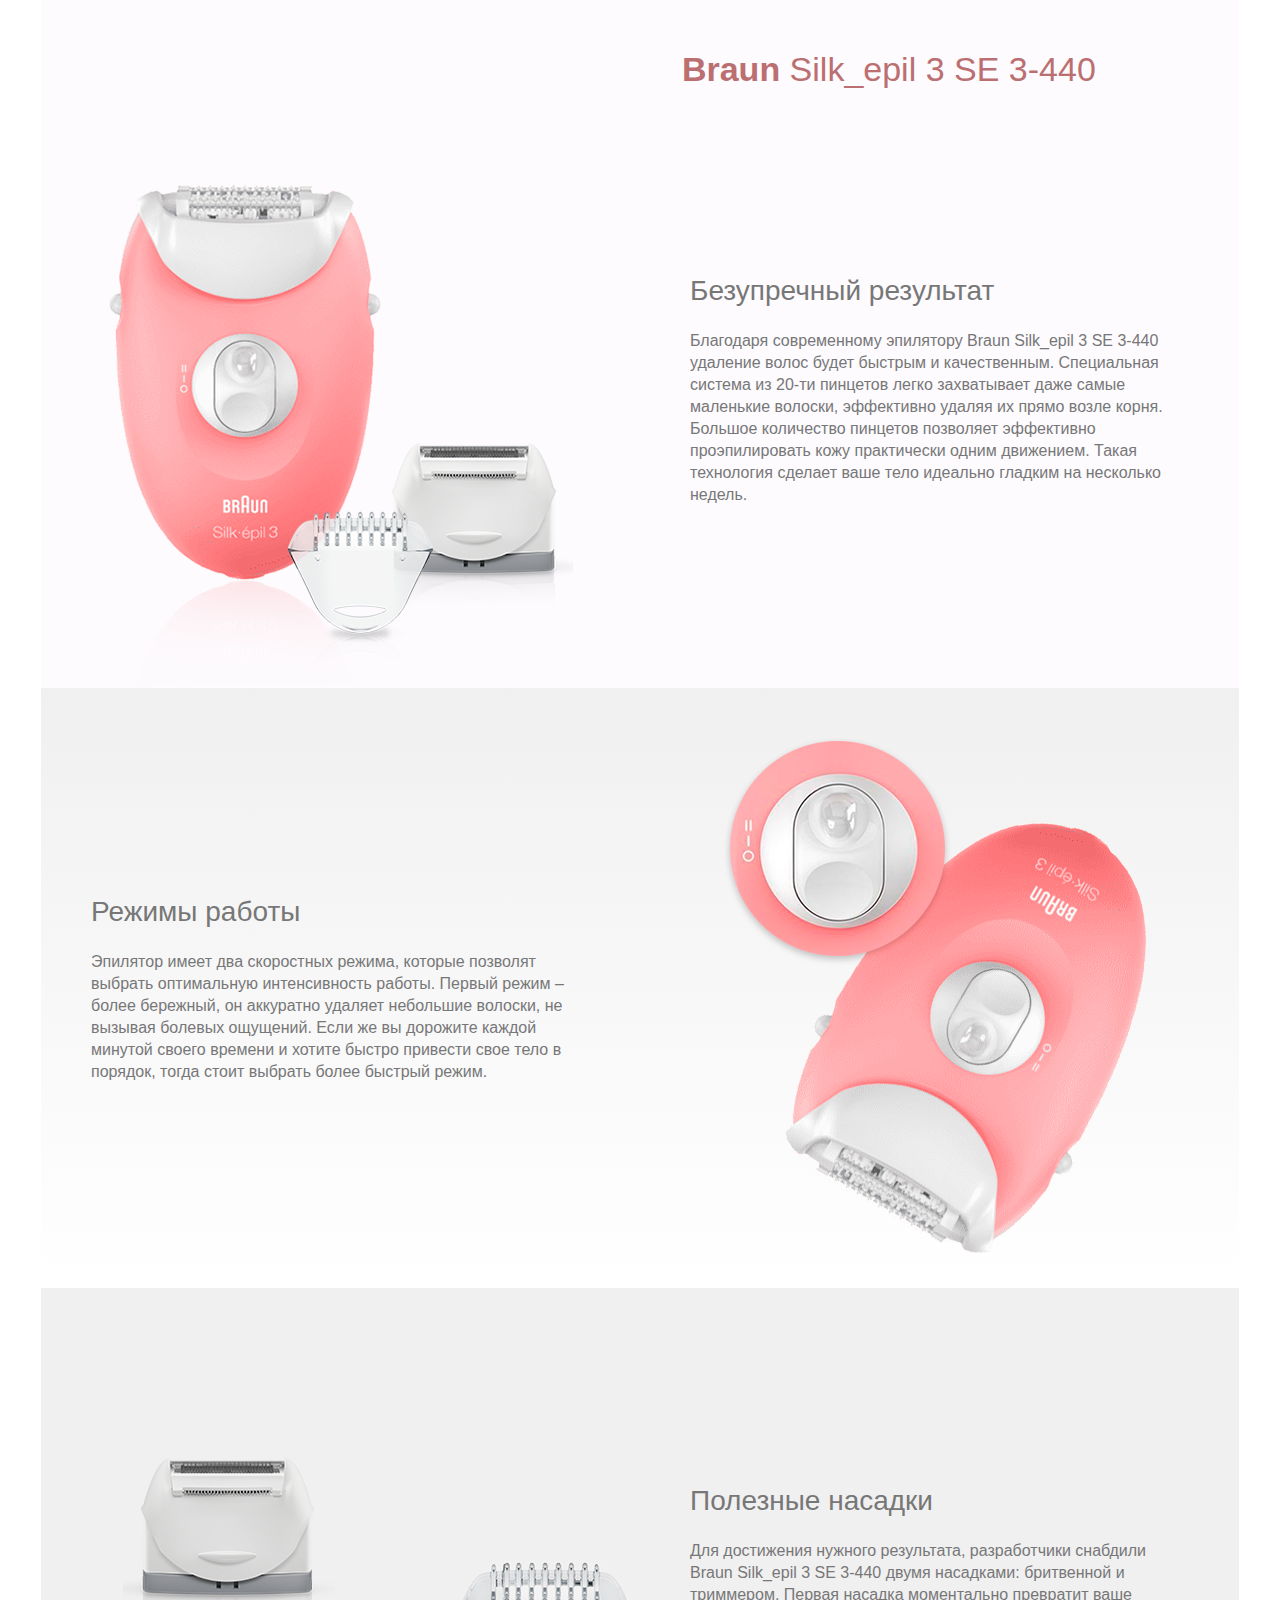
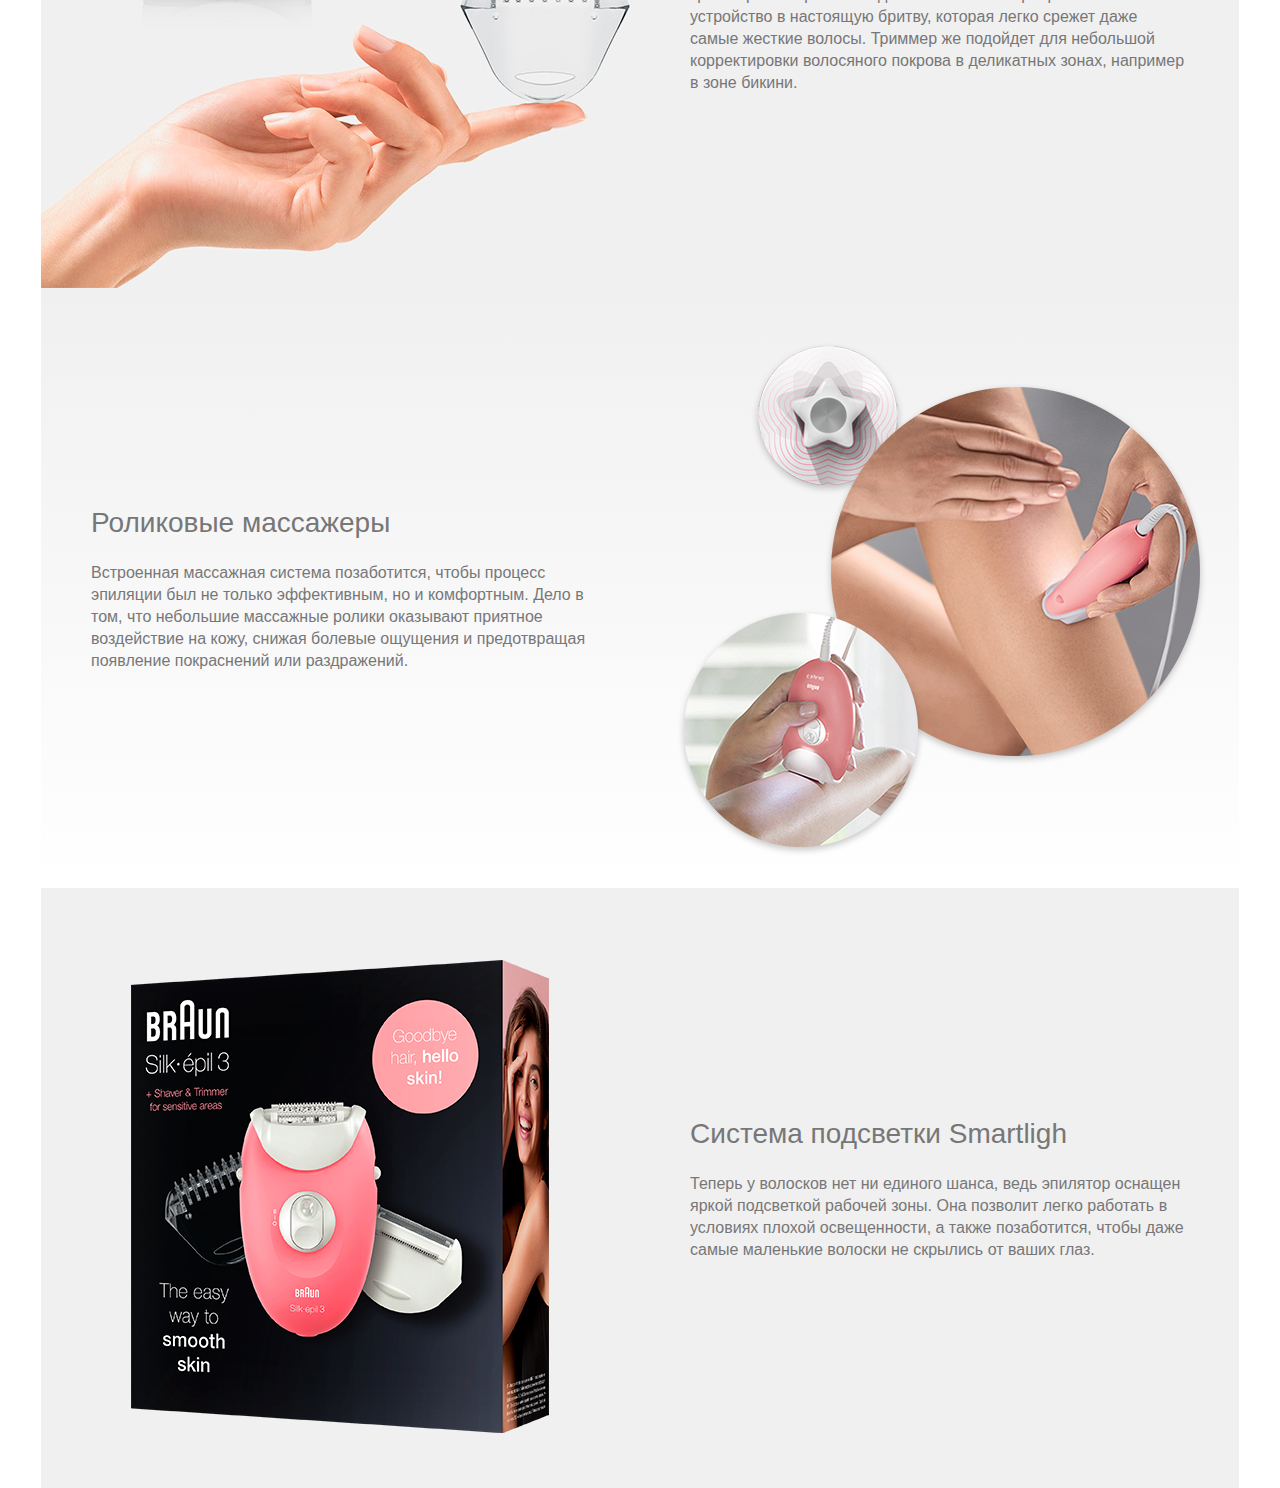
<file: index.html>
<!DOCTYPE html>
<html>
<head>
	<meta charset="utf-8">
	<meta name="viewport" content="width=device-width, initial-scale=1.0">
		<title>Braun Silk_epil 3 SE 3-440</title>
	<link rel="stylesheet" href="styles/main.css">
</head>
<body class="flex">
<div class="l-container">
<div class="l-section l-section-reverse color-background-first">
		<div class="l-half"></div>
		<div class="l-half">
			<h3 class="l-main-title text-left bold-p">
						<span>Braun</span> Silk_epil 3 SE 3-440</h3>
		</div>
</div>
<div class="l-section l-section-reverse color-background-first">
		<div class="l-half l-center">
			 <img class="l-img l-img-witdh-fifty" src="./icons/1.png" alt="">
		</div>
		<div class="l-half">
			<div class="l-description">
						<h3 class="l-title text-left title-color-gray">Безупречный результат</h3>
						<p class="l-paragraph l-paragraph-left paragraph-color-gray">Благодаря современному эпилятору Braun Silk_epil 3 SE 3-440 удаление волос будет быстрым и качественным. Специальная система из 20-ти пинцетов легко захватывает даже самые маленькие волоски, эффективно удаляя их прямо возле корня. Большое количество пинцетов позволяет эффективно проэпилировать кожу практически одним движением. Такая технология сделает ваше тело идеально гладким на несколько недель.</p>
			</div>
		</div>
</div>
			<div class="l-section l-column color-background-grad">
	<div class="l-half">
		<div class="l-description">
						<h3 class="l-title text-left title-color-gray">Режимы работы</h3>
						<p class="l-paragraph l-paragraph-left paragraph-color-gray">Эпилятор имеет два скоростных режима, которые позволят выбрать оптимальную интенсивность работы. Первый режим – более бережный, он аккуратно удаляет небольшие волоски, не вызывая болевых ощущений. Если же вы дорожите каждой минутой своего времени и хотите быстро привести свое тело в порядок, тогда стоит выбрать более быстрый режим.</p>
		</div>
	</div>
	<div class="l-half l-center">
		   <img class="l-img l-img-witdh-fifty" src="./icons/2.png" alt="">
	</div>
</div>
<div class="l-section l-section-reverse color-background-second">
	<div class="l-half l-center">
		  <img class="l-img l-img-witdh-fifty" src="./icons/3.png" alt="">
	</div>
	<div class="l-half">
		  <div class="l-description">
						<h3 class="l-title text-left title-color-gray">Полезные насадки</h3>
						<p class="l-paragraph l-paragraph-left paragraph-color-gray">Для достижения нужного результата, разработчики снабдили Braun Silk_epil 3 SE 3-440 двумя насадками: бритвенной и триммером. Первая насадка моментально превратит ваше устройство в настоящую бритву, которая легко срежет даже самые жесткие волосы. Триммер же подойдет для небольшой корректировки волосяного покрова в деликатных зонах, например в зоне бикини.</p>
		 </div>
	</div>
</div>
			<div class="l-section l-column color-background-grad">
	<div class="l-half">
		<div class="l-description">
						<h3 class="l-title text-left title-color-gray">Роликовые массажеры</h3>
						<p class="l-paragraph l-paragraph-left paragraph-color-gray">Встроенная массажная система позаботится, чтобы процесс эпиляции был не только эффективным, но и комфортным. Дело в том, что небольшие массажные ролики оказывают приятное воздействие на кожу, снижая болевые ощущения и предотвращая появление покраснений или раздражений.</p>
		</div>
	</div>
	<div class="l-half l-center">
		 <img class="l-img l-img-witdh-fifty" src="./icons/4.png" alt="">
	</div>
</div>
			<div class="l-section l-section-reverse color-background-second">
	<div class="l-half l-center">
		  <img class="l-img l-img-witdh-fifty" src="./icons/5.png" alt="">
	</div>
	<div class="l-half">
		  <div class="l-description">
						<h3 class="l-title text-left title-color-gray">Система подсветки Smartligh</h3>
						<p class="l-paragraph l-paragraph-left paragraph-color-gray">Теперь у волосков нет ни единого шанса, ведь эпилятор оснащен яркой подсветкой рабочей зоны. Она позволит легко работать в условиях плохой освещенности, а также позаботится, чтобы даже самые маленькие волоски не скрылись от ваших глаз.</p>
		 </div>
	</div>
</div>
</div>
</body>
</html>
</file>
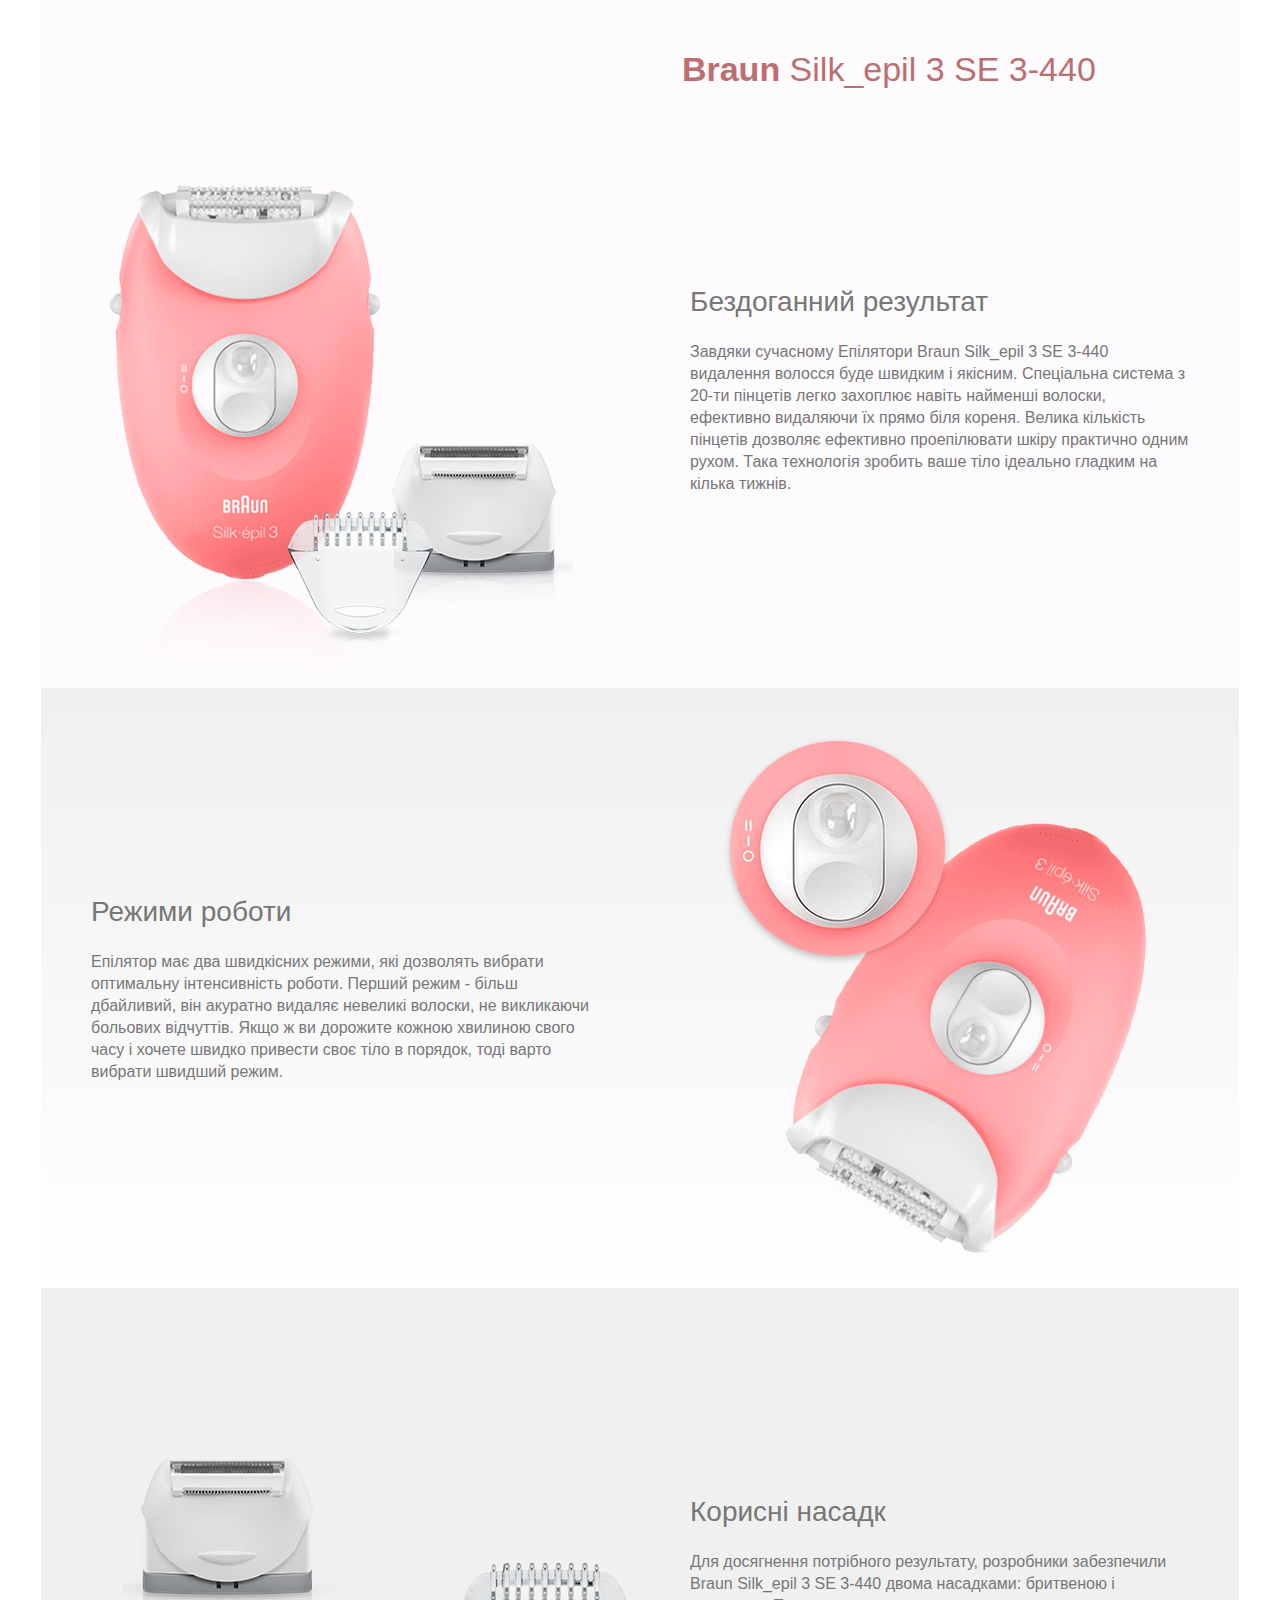
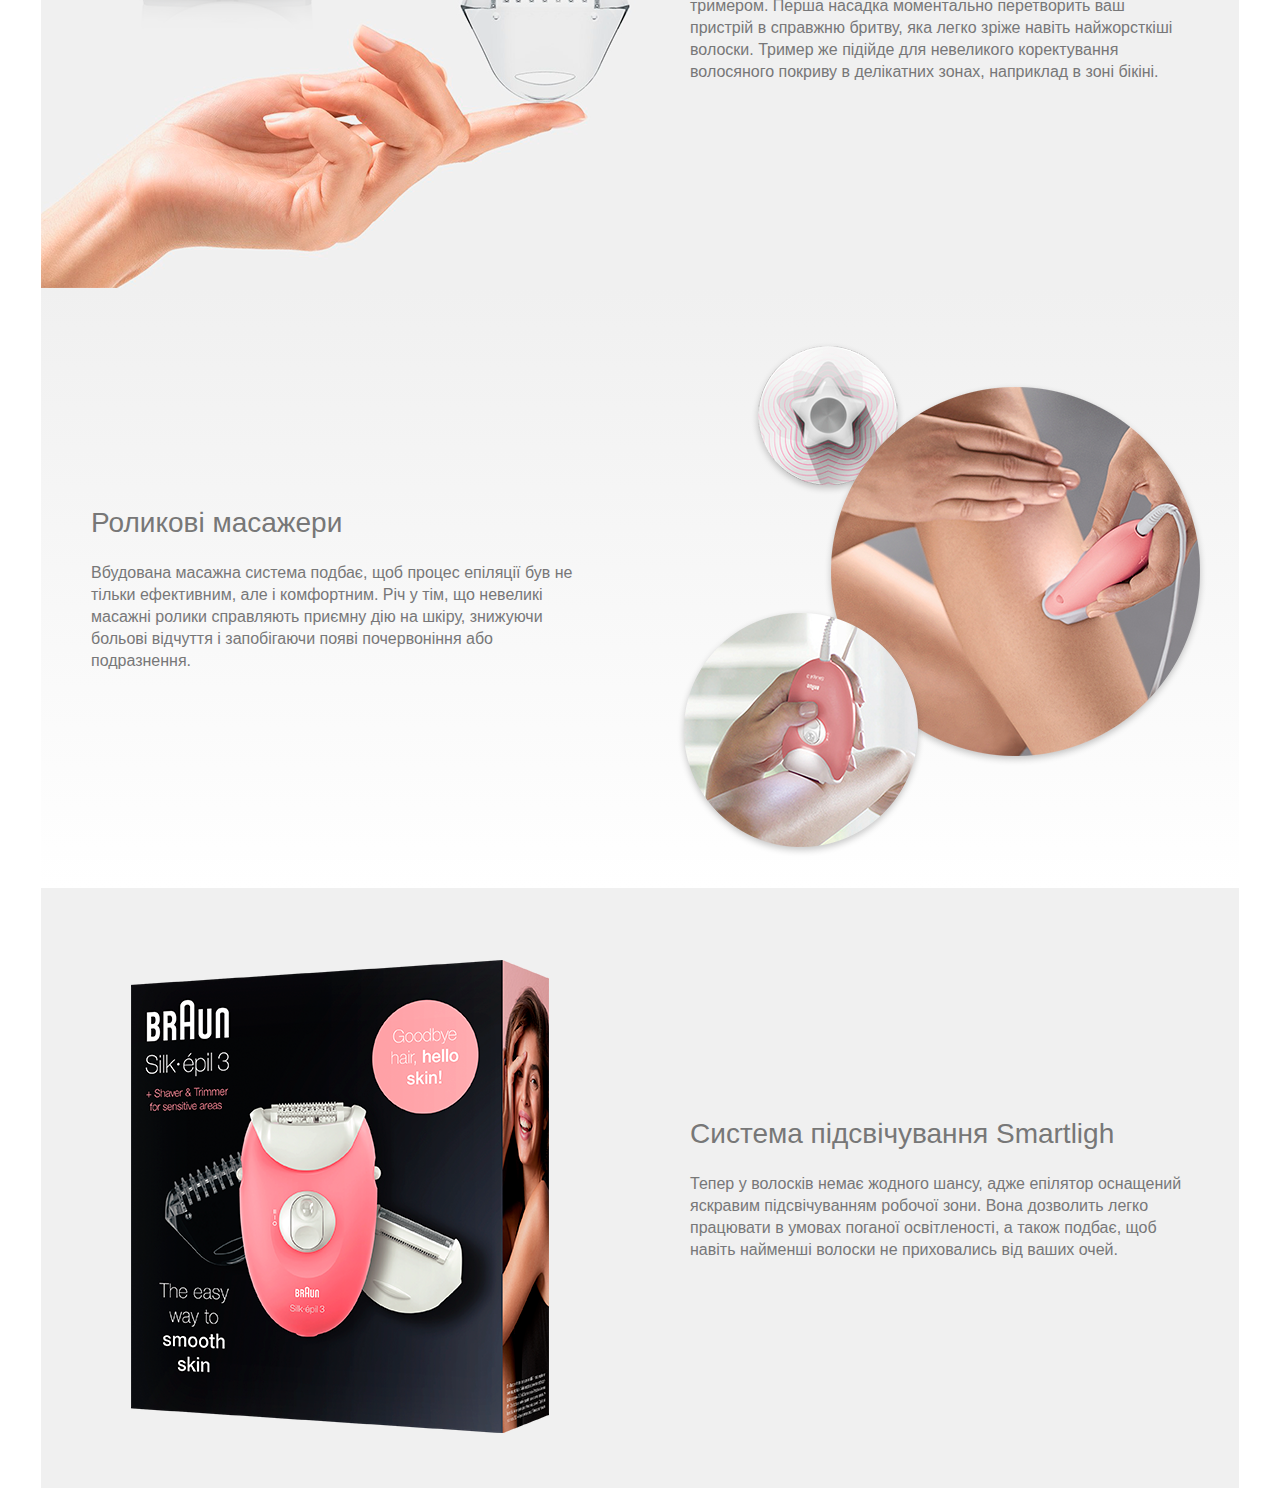
<file: indexUA.html>
<!DOCTYPE html>
<html>
<head>
	<meta charset="utf-8">
	<meta name="viewport" content="width=device-width, initial-scale=1.0">
		<title>Braun Silk_epil 3 SE 3-440</title>
	<link rel="stylesheet" href="styles/main.css">
</head>
<body class="flex">
<div class="l-container">
<div class="l-section l-section-reverse color-background-first">
		<div class="l-half"></div>
		<div class="l-half">
			<h3 class="l-main-title text-left bold-p">
						<span>Braun</span> Silk_epil 3 SE 3-440</h3>
		</div>
</div>
<div class="l-section l-section-reverse color-background-first">
		<div class="l-half l-center">
			 <img class="l-img l-img-witdh-fifty" src="./icons/1.png" alt="">
		</div>
		<div class="l-half">
			<div class="l-description">
						<h3 class="l-title text-left title-color-gray">Бездоганний результат</h3>
						<p class="l-paragraph l-paragraph-left paragraph-color-gray">Завдяки сучасному Епілятори Braun Silk_epil 3 SE 3-440 видалення волосся буде швидким і якісним. Спеціальна система з 20-ти пінцетів легко захоплює навіть найменші волоски, ефективно видаляючи їх прямо біля кореня. Велика кількість пінцетів дозволяє ефективно проепілювати шкіру практично одним рухом. Така технологія зробить ваше тіло ідеально гладким на кілька тижнів.</p>
			</div>
		</div>
</div>
			<div class="l-section l-column color-background-grad">
	<div class="l-half">
		<div class="l-description">
						<h3 class="l-title text-left title-color-gray">Режими роботи</h3>
						<p class="l-paragraph l-paragraph-left paragraph-color-gray">Епілятор має два швидкісних режими, які дозволять вибрати оптимальну інтенсивність роботи. Перший режим - більш дбайливий, він акуратно видаляє невеликі волоски, не викликаючи больових відчуттів. Якщо ж ви дорожите кожною хвилиною свого часу і хочете швидко привести своє тіло в порядок, тоді варто вибрати швидший режим.</p>
		</div>
	</div>
	<div class="l-half l-center">
		   <img class="l-img l-img-witdh-fifty" src="./icons/2.png" alt="">
	</div>
</div>
<div class="l-section l-section-reverse color-background-second">
	<div class="l-half l-center">
		  <img class="l-img l-img-witdh-fifty" src="./icons/3.png" alt="">
	</div>
	<div class="l-half">
		  <div class="l-description">
						<h3 class="l-title text-left title-color-gray">Корисні насадк</h3>
						<p class="l-paragraph l-paragraph-left paragraph-color-gray">Для досягнення потрібного результату, розробники забезпечили Braun Silk_epil 3 SE 3-440 двома насадками: бритвеною і тримером. Перша насадка моментально перетворить ваш пристрій в справжню бритву, яка легко зріже навіть найжорсткіші волоски. Тример же підійде для невеликого коректування волосяного покриву в делікатних зонах, наприклад в зоні бікіні.</p>
		 </div>
	</div>
</div>
			<div class="l-section l-column color-background-grad">
	<div class="l-half">
		<div class="l-description">
						<h3 class="l-title text-left title-color-gray">Роликові масажери</h3>
						<p class="l-paragraph l-paragraph-left paragraph-color-gray">Вбудована масажна система подбає, щоб процес епіляції був не тільки ефективним, але і комфортним. Річ у тім, що невеликі масажні ролики справляють приємну дію на шкіру, знижуючи больові відчуття і запобігаючи появі почервоніння або подразнення.</p>
		</div>
	</div>
	<div class="l-half l-center">
		 <img class="l-img l-img-witdh-fifty" src="./icons/4.png" alt="">
	</div>
</div>
			<div class="l-section l-section-reverse color-background-second">
	<div class="l-half l-center">
		  <img class="l-img l-img-witdh-fifty" src="./icons/5.png" alt="">
	</div>
	<div class="l-half">
		  <div class="l-description">
						<h3 class="l-title text-left title-color-gray">Система підсвічування Smartligh</h3>
						<p class="l-paragraph l-paragraph-left paragraph-color-gray">Тепер у волосків немає жодного шансу, адже епілятор оснащений яскравим підсвічуванням робочої зони. Вона дозволить легко працювати в умовах поганої освітленості, а також подбає, щоб навіть найменші волоски не приховались від ваших очей.</p>
		 </div>
	</div>
</div>
</div>
</body>
</html>
</file>
<file: styles/main.css>
body {
  font-family: Arial, Helvetica, sans-serif;
  margin: 0;
}

.tab .content.description-content {
  padding-right: 0px !important;
}

.tab .content {
  padding: 0px !important;
}

.l-container {
  max-width: 1198px;
  background-color: #fff;
  overflow: hidden;
}

.l-section {
  width: 100%;
  display: flex;
}
@media screen and (max-width: 768px) {
  .l-section {
    max-height: none;
    height: auto;
  }
}

.l-color-background-one {
  background-color: #020002;
}

.l-color-background-two {
  background-color: #000;
}

.l-color-background-three {
  background-color: #ffc4c0;
}

.l-color-background-four {
  background-color: #020202;
}

.l-color-background-five {
  background-color: #ebebeb;
}

.l-color-background-six {
  background: linear-gradient(180deg, #f1fbfd 25%, white 44%);
}

.l-color-background-seven {
  background-color: #f1fbfd;
}

.l-color-background-eight {
  background-color: #dde8fb;
}

.l-color-background-ten {
  background-color: #523a1e;
}

.main-color-custom {
  color: #ffdd11;
}

.l-half {
  width: 50%;
}
@media screen and (max-width: 768px) {
  .l-half {
    width: 100%;
    height: 50%;
  }
}

.logo-title-wrapper {
  display: flex;
  align-items: center;
  padding-top: 8.35%;
  padding-left: 8.35%;
}
@media screen and (max-width: 768px) {
  .logo-title-wrapper {
    justify-content: center;
    padding-left: 8.35%;
    padding-right: 8.35%;
  }
}
@media screen and (max-width: 480px) {
  .logo-title-wrapper {
    flex-direction: column;
  }
}

.l-logo {
  margin-right: 30px;
}

.l-main-title {
  font-size: 34px !important;
  font-weight: bold;
  padding: 0;
  margin: 0;
  flex: 1;
}
@media screen and (max-width: 768px) {
  .l-main-title {
    text-align: center;
    padding-bottom: 2.61%;
    padding-top: 2.61%;
    flex: 1;
  }
}
@media screen and (max-width: 480px) {
  .l-main-title {
    flex: 0;
    font-size: 28px !important;
  }
}

.l-main-title-color {
  color: #fff !important;
}

.l-description {
  box-sizing: border-box;
  display: flex;
  align-items: center;
  justify-content: center;
  flex-direction: column;
  padding: 0 8.35%;
  height: 100%;
}
@media screen and (max-width: 768px) {
  .l-description {
    text-align: center;
  }
}

.ul-center {
  text-align: left;
  list-style: disc;
  color: #000;
  padding: 0;
  padding-left: 17px;
  font-size: 16px !important;
}
@media screen and (max-width: 768px) {
  .ul-center {
    list-style: none;
    text-align: center;
    font-size: 14px !important;
  }
}

.li-margin {
  margin-bottom: 4px;
}
.li-margin:last-child {
  margin-bottom: 0;
}

.l-description-color {
  color: #fff;
}

.l-description-intro {
  height: 75%;
}

.l-title {
  font-size: 28px !important;
  padding: 0 !important;
  margin: 0;
  margin-bottom: 4.01% !important;
  font-weight: normal;
  line-height: 38px;
  color: #000 !important;
  width: 100%;
  text-align: start;
}
@media screen and (max-width: 768px) {
  .l-title {
    margin-top: 20px !important;
    text-align: center;
  }
}
@media screen and (max-width: 480px) {
  .l-title {
    font-size: 24px !important;
  }
}

.l-title-h4 {
  font-size: 22px !important;
}

.l-title-color {
  color: #fff !important;
}

.l-title-gradient {
  text-transform: uppercase;
  background: linear-gradient(-225deg, #da0f23 20%, #56439d 41%, #2656ca 143%, #2656ca);
  background: linear-gradient(-250deg, #da0f23 37%, #56439d 75%, #eabafd 245%, #2656ca);
  -webkit-background-clip: text;
          background-clip: text;
  -webkit-text-fill-color: transparent;
}

.l-paragraph {
  font-size: 16px;
  line-height: 22px;
  padding: 0;
  margin: 0;
  color: #000 !important;
}
@media screen and (max-width: 768px) {
  .l-paragraph {
    margin-bottom: 30px;
  }
}
@media screen and (max-width: 480px) {
  .l-paragraph {
    font-size: 14px;
  }
}

.l-paragraph-color {
  color: #fff !important;
}

.l-img {
  max-width: 100%;
  object-fit: cover;
}

.l-img-padding {
  box-sizing: border-box;
  padding-bottom: 30px;
  padding-top: 30px;
}
@media screen and (max-width: 768px) {
  .l-img-padding {
    padding-top: 0;
  }
}

.l-img-padding2 {
  box-sizing: border-box;
  padding-bottom: 30px;
  padding-top: 30px;
}

.l-img-pb {
  box-sizing: border-box;
  padding-bottom: 30px;
}

.l-img-pt {
  box-sizing: border-box;
  padding-top: 30px;
}
@media screen and (max-width: 768px) {
  .l-img-pt {
    padding-top: 0;
  }
}

@media screen and (max-width: 768px) {
  .l-img-witdh-fifty {
    width: 55%;
  }
}

@media screen and (max-width: 768px) {
  .l-img-witdh-fifty2 {
    width: 80%;
  }
}

@media screen and (max-width: 768px) {
  .l-img-witdh-ohf {
    max-width: none;
    width: 130%;
  }
}

@media screen and (max-width: 768px) {
  .l-img-custom {
    margin-right: -22.1%;
  }
}
@media screen and (max-width: 480px) {
  .l-img-custom {
    margin-right: 0;
  }
}

.l-img-witdh {
  width: 50%;
}

.l-img-wrapper {
  display: flex;
  flex-wrap: wrap;
  margin-bottom: 8.35%;
}

.l-center {
  display: flex;
  align-items: center;
  justify-content: center;
}
@media screen and (max-width: 768px) {
  .l-center img {
    height: auto;
  }
}

.text-center {
  text-align: center;
}

.l-title-center {
  text-align: center;
  margin-top: 2.01% !important;
  margin-bottom: 2.01% !important;
}

.l-paragraph-center {
  text-align: center;
  padding: 0 8.35%;
  margin-bottom: 2.01%;
}

.l-flex {
  display: flex;
  flex-direction: column;
}

.l-relative {
  position: relative;
}

@media screen and (max-width: 768px) {
  .l-section-reverse {
    flex-direction: column-reverse;
  }
}

@media screen and (max-width: 768px) {
  .l-column {
    display: flex;
    flex-direction: column;
  }
}

.flex {
  display: flex;
  justify-content: center;
  background-color: #fff;
}

.color-background-first {
  background-color: #FDFBFE;
}

.color-background-grad {
  background: linear-gradient(180deg, #F0F0F0 0%, rgba(255, 255, 255, 0) 100%);
}

.color-background-second {
  background-color: #F0F0F0;
}

.l-main-title > span {
  font-weight: bold;
}

.bold-p {
  font-weight: normal;
  padding-top: 50px;
  color: #BB6F71;
  padding-left: 7%;
}
@media screen and (max-width: 768px) {
  .bold-p {
    padding-left: 0px;
  }
}
@media screen and (max-width: 480px) {
  .bold-p {
    padding-left: 0px;
    margin-left: auto;
    margin-right: auto;
  }
}

.title-color-gray {
  color: #777777 !important;
}

.paragraph-color-gray {
  color: #777778 !important;
}
</file>
